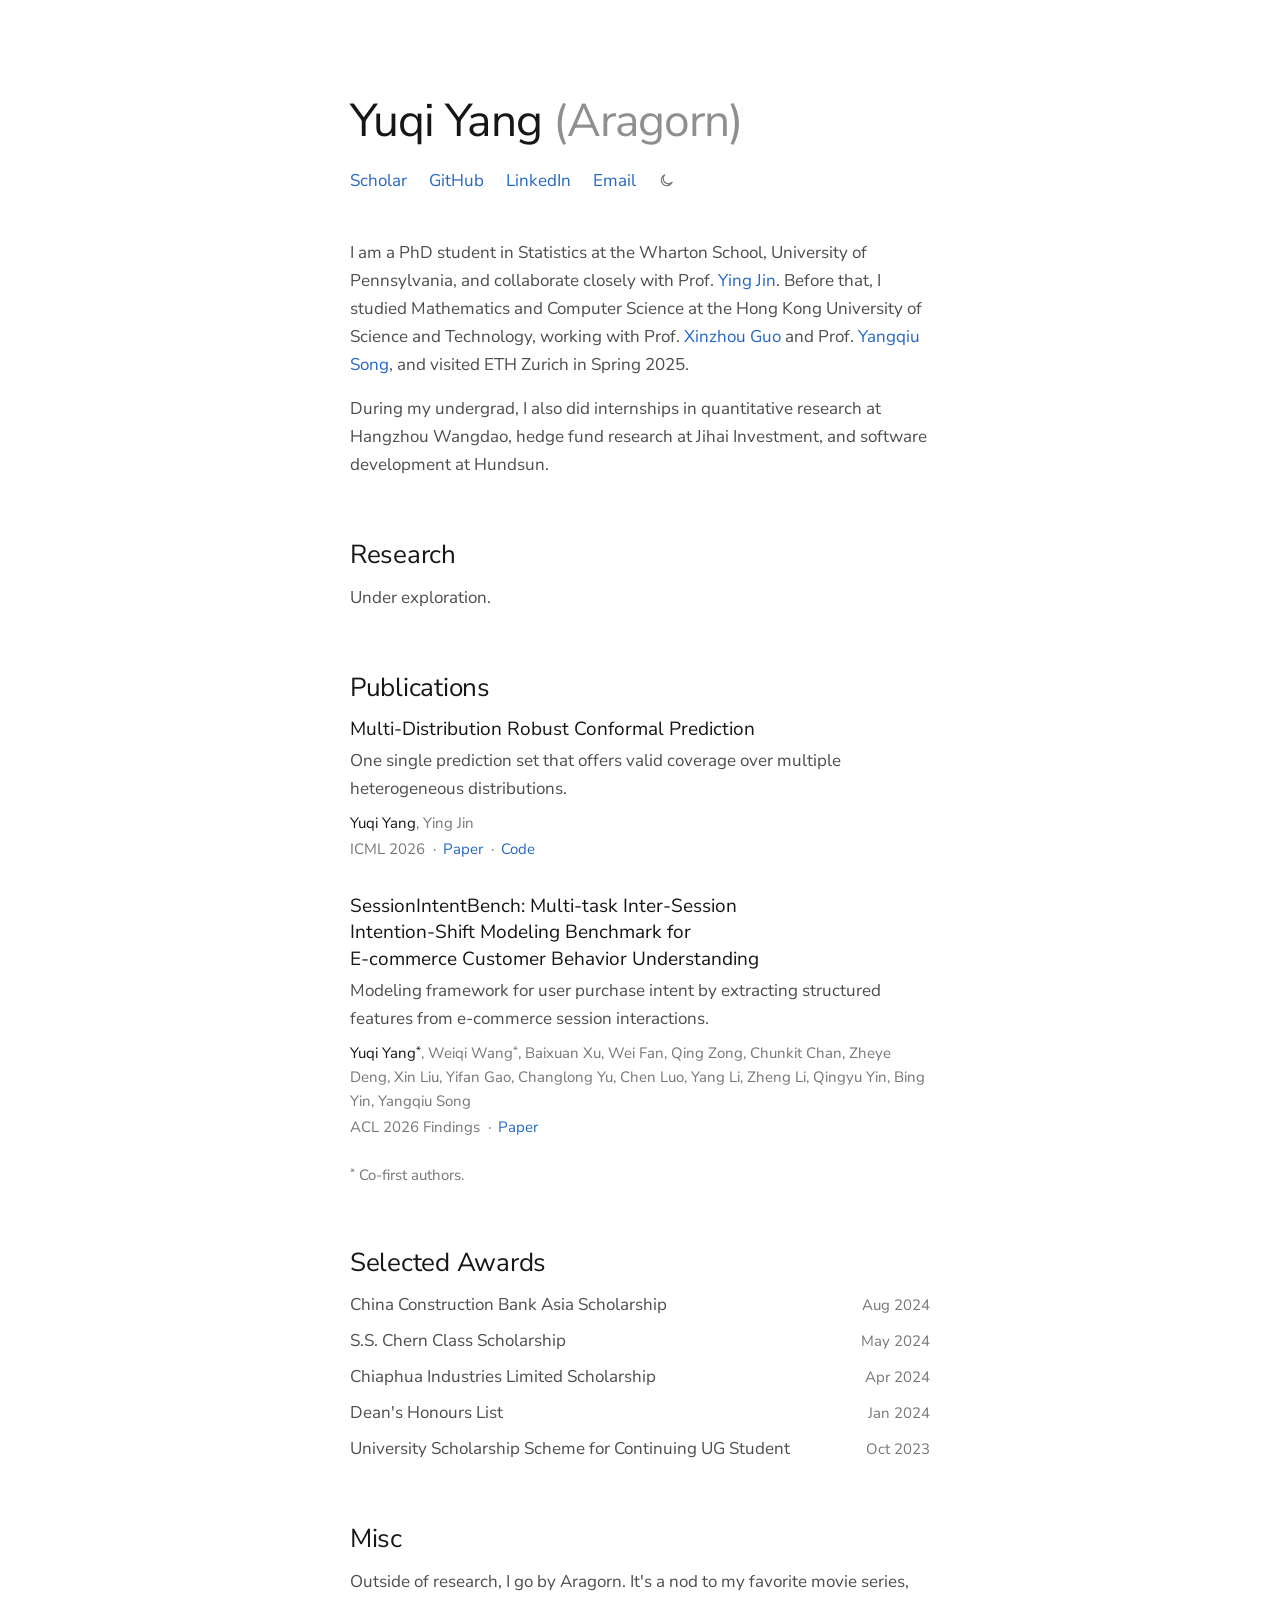
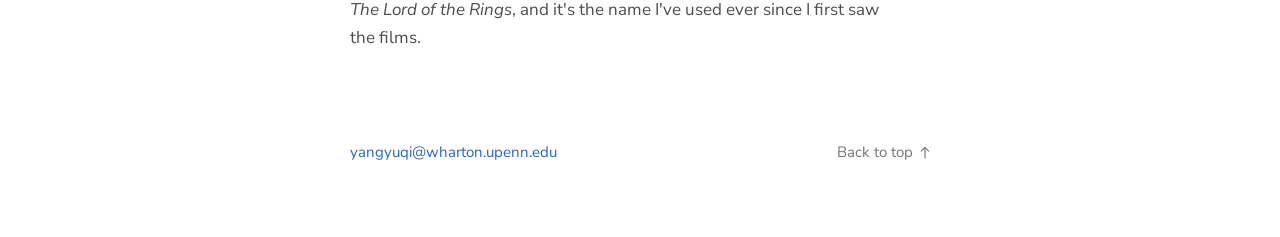
<file: index.html>
<!doctype html>
<html lang="en">
<head>
    <meta charset="UTF-8">
    <meta name="viewport" content="width=device-width, initial-scale=1.0">
    <meta name="description" content="Yuqi Yang (Aragorn), PhD student in Statistics at the Wharton School, University of Pennsylvania.">
    <title>Yuqi Yang (Aragorn)</title>
    <script>
        try {
            const theme = localStorage.getItem("theme");
            if (theme === "light" || theme === "dark") document.documentElement.dataset.theme = theme;
        } catch (err) {}
    </script>
    <link rel="preconnect" href="https://fonts.googleapis.com">
    <link rel="preconnect" href="https://fonts.gstatic.com" crossorigin>
    <link rel="stylesheet" href="https://fonts.googleapis.com/css2?family=Nunito+Sans:ital,wght@0,400;1,400&display=swap">
    <link rel="stylesheet" href="assets/site.css?v=4">
    <script src="assets/site.js?v=3" defer></script>
    <style>
        .page {
            padding-top: 96px;
        }

        h1 {
            font-size: 46px;
            line-height: 1.1;
        }

        h1 span {
            color: var(--faint);
        }

        .masthead-actions {
            align-items: center;
            display: flex;
            flex-wrap: wrap;
            gap: 4px 22px;
            margin-top: 20px;
        }

        main {
            margin-top: 44px;
        }

        section > p + p {
            margin-top: 16px;
        }

        h3 {
            font-size: 19px;
            line-height: 1.4;
            text-wrap: balance;
        }

        .entry + .entry {
            margin-top: 32px;
        }

        .summary {
            margin-top: 4px;
        }

        .byline {
            margin-top: 8px;
        }

        .authors {
            display: block;
        }

        .author-me {
            color: var(--ink);
        }

        .where {
            display: flex;
            flex-wrap: wrap;
            margin-top: 2px;
        }

        .where > * + *::before {
            content: "\00b7";
            display: inline-block;
            text-align: center;
            width: 1.2em;
        }

        .cofirst {
            font-size: 0.72em;
            line-height: 0;
            position: relative;
            top: -0.38em;
            vertical-align: baseline;
        }

        .entry + .note {
            margin-top: 24px;
        }

        .rows {
            list-style: none;
            padding: 0;
        }

        .row {
            align-items: baseline;
            display: flex;
            gap: 24px;
            justify-content: space-between;
        }

        .row + .row {
            margin-top: 8px;
        }

        .row .small {
            font-variant-numeric: tabular-nums;
            white-space: nowrap;
        }

        @media (max-width: 640px) {
            .page {
                padding-top: 56px;
            }

            h1 {
                font-size: 38px;
            }
        }
    </style>
</head>
<body>
    <div class="page">
        <header class="masthead">
            <h1 id="intro-title">Yuqi Yang <span>(Aragorn)</span></h1>
            <div class="masthead-actions">
                <nav class="links" aria-label="Primary">
                    <a href="https://scholar.google.com/citations?user=ICgQw6wAAAAJ">Scholar</a>
                    <a href="https://github.com/AragornBFRer">GitHub</a>
                    <a href="https://www.linkedin.com/in/aragorn-y">LinkedIn</a>
                    <a href="mailto:yangyuqi@wharton.upenn.edu">Email</a>
                </nav>
                <button class="theme-toggle" type="button" aria-label="Switch theme" hidden>
                    <svg class="icon-moon" viewBox="0 0 24 24" fill="none" stroke="currentColor" stroke-width="1.6" stroke-linecap="round" stroke-linejoin="round" aria-hidden="true"><path d="M20 14.5A8 8 0 1 1 9.5 4a6.5 6.5 0 0 0 10.5 10.5z"/></svg>
                    <svg class="icon-sun" viewBox="0 0 24 24" fill="none" stroke="currentColor" stroke-width="1.6" stroke-linecap="round" aria-hidden="true"><circle cx="12" cy="12" r="4"/><path d="M12 2.5v2M12 19.5v2M2.5 12h2M19.5 12h2M5.3 5.3l1.4 1.4M17.3 17.3l1.4 1.4M5.3 18.7l1.4-1.4M17.3 6.7l1.4-1.4"/></svg>
                </button>
            </div>
        </header>

        <main>
            <section aria-label="About">
                <p>
                    I am a PhD student in Statistics at the Wharton School, University of Pennsylvania,
                    and collaborate closely with Prof. <a href="https://ying531.github.io/">Ying Jin</a>.
                    Before that, I studied Mathematics and Computer Science at the Hong Kong University of Science and Technology, working with
                    Prof. <a href="https://facultyprofiles.hkust.edu.hk/profiles.php?profile=xinzhou-guo-xinzhoug">Xinzhou Guo</a>
                    and Prof. <a href="https://scholar.google.com/citations?user=MdQZ-q8AAAAJ&hl=en">Yangqiu Song</a>,
                    and visited ETH Zurich in Spring 2025.
                </p>
                <p>
                    During my undergrad, I also did internships in quantitative research at Hangzhou Wangdao, hedge fund research at Jihai Investment, and software development at Hundsun.
                </p>
            </section>

            <section aria-labelledby="research-title">
                <h2 id="research-title">Research</h2>
                <p>Under exploration.</p>
            </section>

            <section aria-labelledby="publications-title">
                <h2 id="publications-title">Publications</h2>

                <article class="entry">
                    <h3>Multi-Distribution Robust Conformal Prediction</h3>
                    <p class="summary">One single prediction set that offers valid coverage over multiple heterogeneous distributions.</p>
                    <p class="small byline">
                        <span class="authors"><span class="author-me">Yuqi Yang</span>, Ying Jin</span>
                        <span class="where">
                            <span>ICML 2026</span>
                            <span><a href="https://arxiv.org/abs/2601.02998">Paper</a></span>
                            <span><a href="https://github.com/AragornBFRer/MDCP">Code</a></span>
                        </span>
                    </p>
                </article>

                <article class="entry">
                    <h3>SessionIntentBench: Multi-task Inter-Session Intention-Shift Modeling Benchmark for <span class="nowrap">E-commerce</span> Customer Behavior Understanding</h3>
                    <p class="summary">Modeling framework for user purchase intent by extracting structured features from <span class="nowrap">e-commerce</span> session interactions.</p>
                    <p class="small byline">
                        <span class="authors"><span class="author-me">Yuqi Yang<sup class="cofirst" aria-label="co-first author">*</sup></span>, Weiqi Wang<sup class="cofirst" aria-label="co-first author">*</sup>, Baixuan Xu, Wei Fan, Qing Zong, Chunkit Chan, Zheye Deng, Xin Liu, Yifan Gao, Changlong Yu, Chen Luo, Yang Li, Zheng Li, Qingyu Yin, Bing Yin, Yangqiu Song</span>
                        <span class="where">
                            <span>ACL 2026 Findings</span>
                            <span><a href="https://arxiv.org/abs/2507.20185">Paper</a></span>
                        </span>
                    </p>
                </article>

                <p class="small note"><sup class="cofirst">*</sup> Co-first authors.</p>
            </section>

            <section aria-labelledby="awards-title">
                <h2 id="awards-title">Selected Awards</h2>
                <ul class="rows">
                    <li class="row"><span>China Construction Bank Asia Scholarship</span><span class="small">Aug 2024</span></li>
                    <li class="row"><span>S.S. Chern Class Scholarship</span><span class="small">May 2024</span></li>
                    <li class="row"><span>Chiaphua Industries Limited Scholarship</span><span class="small">Apr 2024</span></li>
                    <li class="row"><span>Dean's Honours List</span><span class="small">Jan 2024</span></li>
                    <li class="row"><span>University Scholarship Scheme for Continuing UG Student</span><span class="small">Oct 2023</span></li>
                </ul>
            </section>

            <section aria-labelledby="misc-title">
                <h2 id="misc-title">Misc</h2>
                <p>
                    Outside of research, I go by Aragorn. It's a nod to my favorite movie series, <em>The Lord of the Rings</em>, and it's the name I've used ever since I first saw the films.
                </p>
            </section>
        </main>

        <footer>
            <a href="mailto:yangyuqi@wharton.upenn.edu">yangyuqi@wharton.upenn.edu</a>
            <a class="to-top" href="#top">
                Back to top
                <svg viewBox="0 0 10 14" fill="none" stroke="currentColor" stroke-width="1.25" stroke-linecap="round" stroke-linejoin="round" aria-hidden="true"><path d="M5 13V1.5M1 5.5l4-4 4 4"/></svg>
            </a>
        </footer>
    </div>
</body>
</html>
</file>
<file: assets/site.css>
/* Shared by every page: palette and themes, type, links, the theme toggle and the footer. Page layouts stay in each page. */

:root {
    --bg: #fff;
    --wash: #f5f5f5;
    --ink: #161616;
    --text: #4d4d4d;
    --muted: #767676;
    --faint: #8f8f8f;
    --link: #2466c4;
    --sans: "Nunito Sans", "Segoe UI", "Helvetica Neue", Arial, sans-serif;
    --mono: ui-monospace, "SF Mono", SFMono-Regular, Menlo, Consolas, monospace;
    --column: 580px;
    color-scheme: light;
}

/* Dark comes from the system unless the visitor chose light, or from the visitor's choice. Keep both blocks the same. */

@media (prefers-color-scheme: dark) {
    :root:not([data-theme="light"]) {
        --bg: #141414;
        --wash: #1e1e1e;
        --ink: #f2f2f2;
        --text: #bdbdbd;
        --muted: #949494;
        --faint: #808080;
        --link: #82b3f3;
        color-scheme: dark;
    }
}

:root[data-theme="dark"] {
    --bg: #141414;
    --wash: #1e1e1e;
    --ink: #f2f2f2;
    --text: #bdbdbd;
    --muted: #949494;
    --faint: #808080;
    --link: #82b3f3;
    color-scheme: dark;
}

* {
    box-sizing: border-box;
}

/* One family at one weight: size and tone carry the hierarchy. */

html {
    background: var(--bg);
    color: var(--text);
    font: 400 17px / 1.65 var(--sans);
    scroll-behavior: smooth;
}

body {
    margin: 0;
}

h1,
h2,
h3,
p,
ul {
    margin: 0;
}

h1,
h2,
h3 {
    color: var(--ink);
    font-weight: 400;
}

h1 {
    letter-spacing: -0.02em;
}

h2 {
    font-size: 26px;
    letter-spacing: -0.01em;
    line-height: 1.25;
    margin-bottom: 12px;
}

p {
    text-wrap: pretty;
}

a {
    color: var(--link);
    text-decoration: none;
}

a:hover {
    text-decoration: underline;
    text-decoration-thickness: 1px;
    text-underline-offset: 0.2em;
}

.small {
    color: var(--muted);
    font-size: 15px;
    line-height: 1.6;
}

.nowrap {
    white-space: nowrap;
}

.page {
    margin: 0 auto;
    max-width: calc(var(--column) + 48px);
    padding: 0 24px 72px;
}

section + section {
    margin-top: 60px;
}

/* Rows of links and the theme toggle beside them */

.links {
    display: flex;
    flex-wrap: wrap;
    gap: 4px 22px;
}

.theme-toggle {
    background: none;
    border: 0;
    color: var(--muted);
    cursor: pointer;
    display: inline-flex;
    flex: none;
    padding: 0;
}

.theme-toggle:hover,
.theme-toggle:focus-visible {
    color: var(--ink);
}

.theme-toggle[hidden] {
    display: none;
}

.theme-toggle svg {
    height: 17px;
    width: 17px;
}

.theme-toggle[data-next="dark"] .icon-sun,
.theme-toggle[data-next="light"] .icon-moon {
    display: none;
}

/* Footer */

footer {
    align-items: baseline;
    color: var(--muted);
    display: flex;
    flex-wrap: wrap;
    font-size: 15px;
    gap: 6px 16px;
    justify-content: space-between;
    margin-top: 88px;
}

.to-top {
    align-items: center;
    color: inherit;
    display: inline-flex;
    flex: none;
    gap: 7px;
}

.to-top:hover,
.to-top:focus-visible {
    color: var(--ink);
    text-decoration: none;
}

.to-top svg {
    height: 13px;
    width: 10px;
}

@media (max-width: 640px) {
    .page {
        padding: 0 20px 48px;
    }

    section + section {
        margin-top: 48px;
    }

    footer {
        margin-top: 64px;
    }
}

@media (prefers-reduced-motion: reduce) {
    html {
        scroll-behavior: auto;
    }
}
</file>
